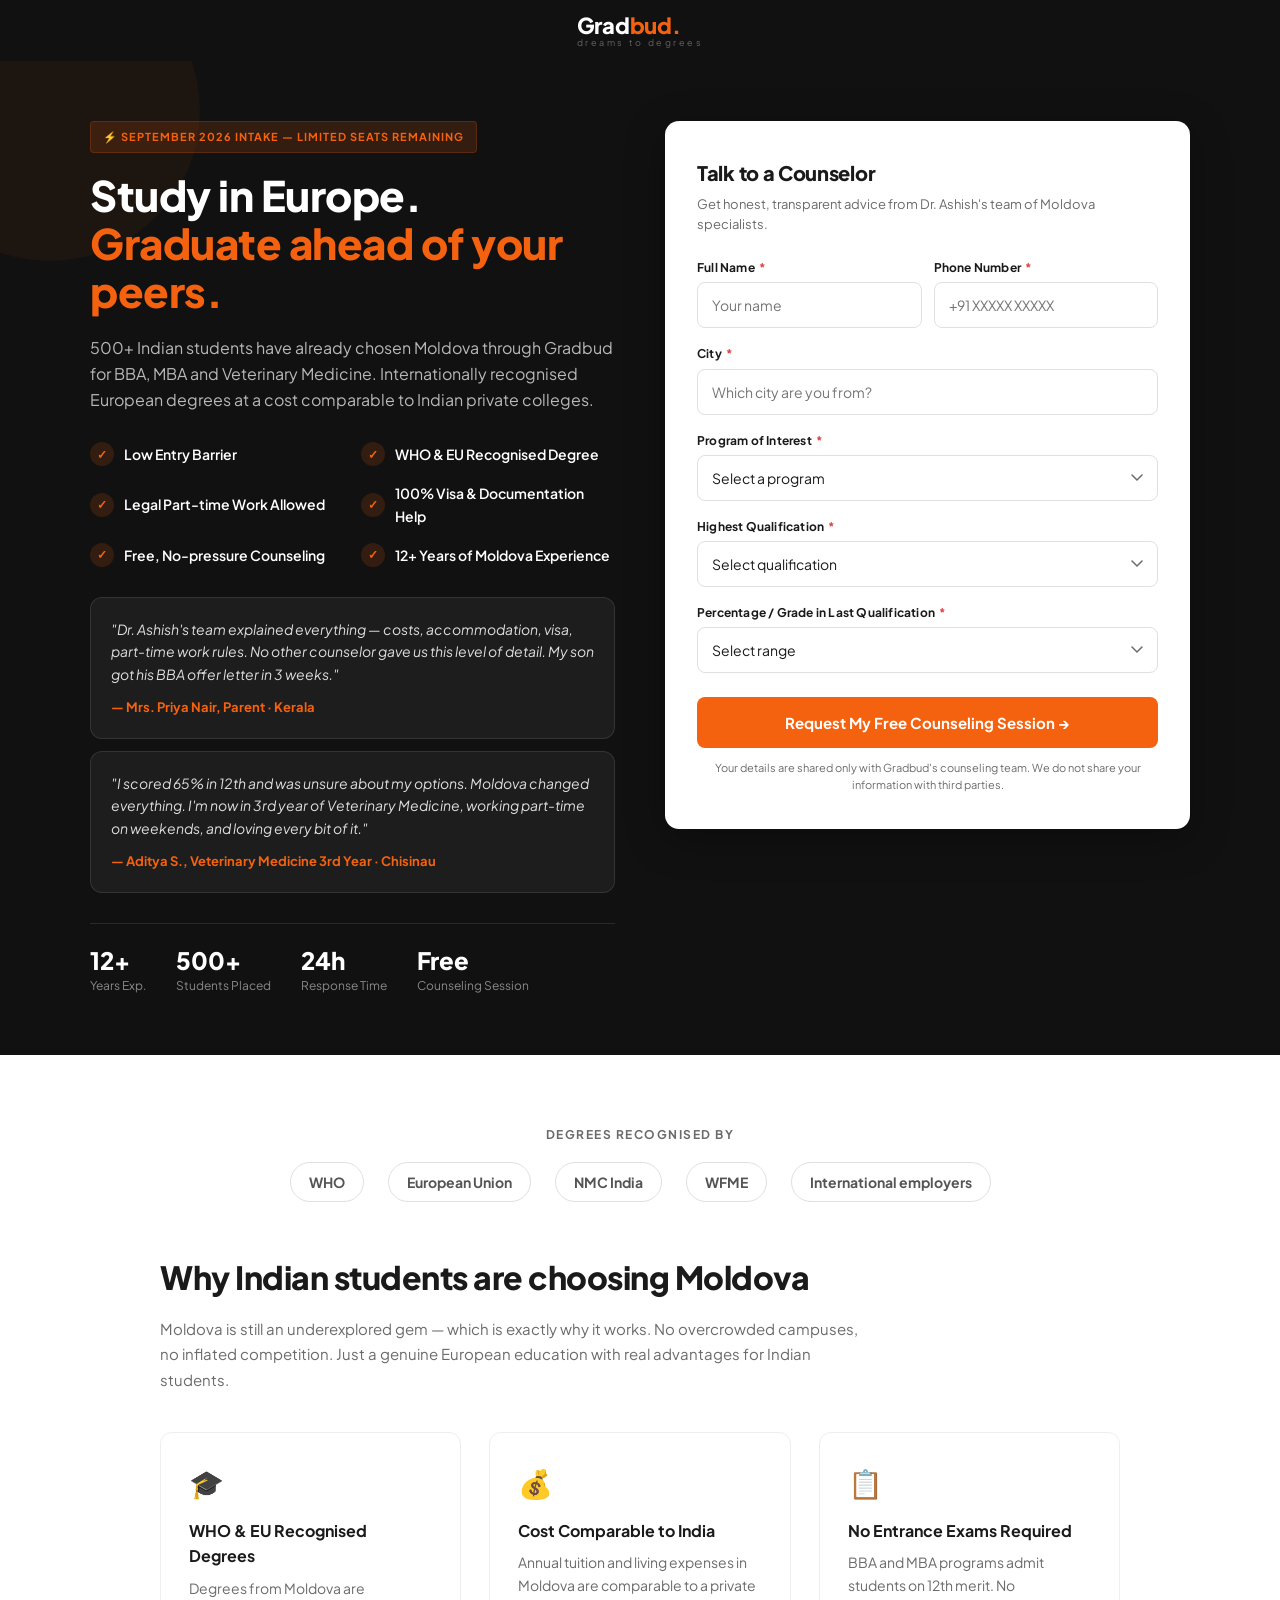
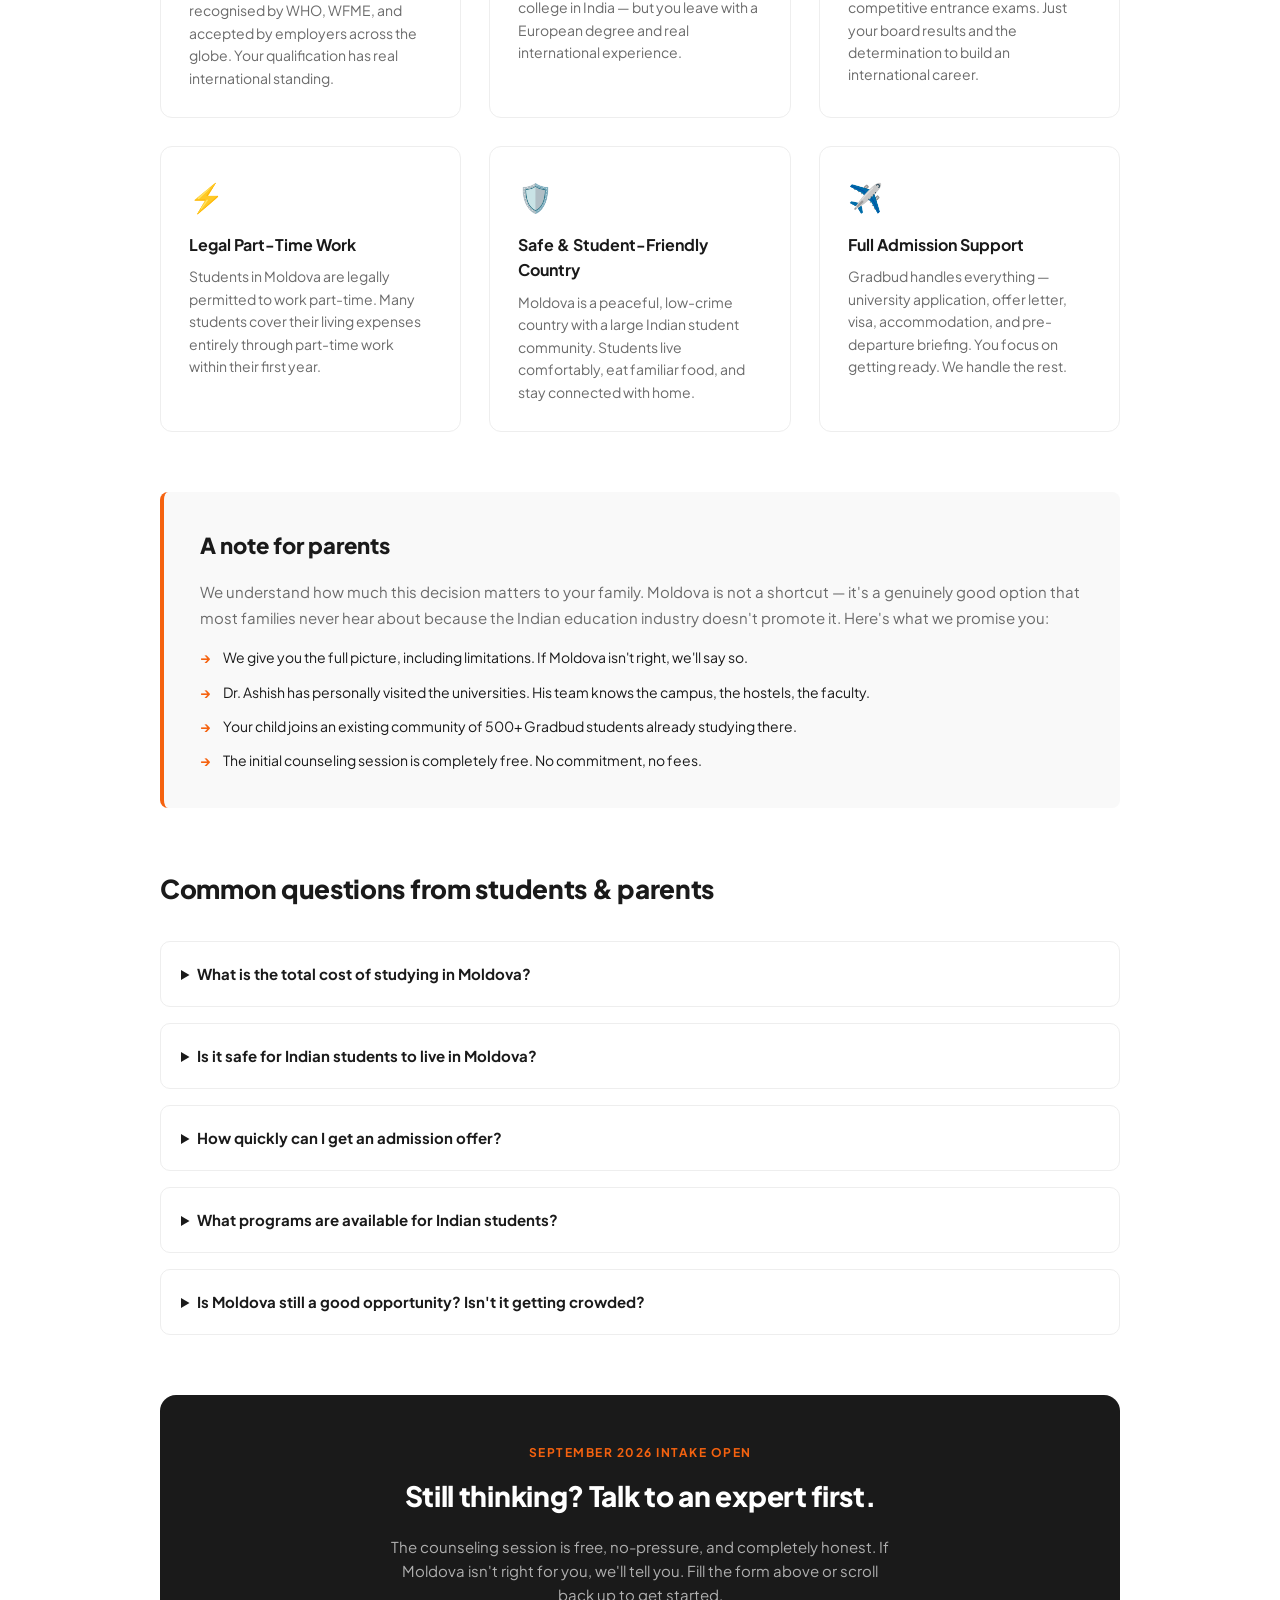
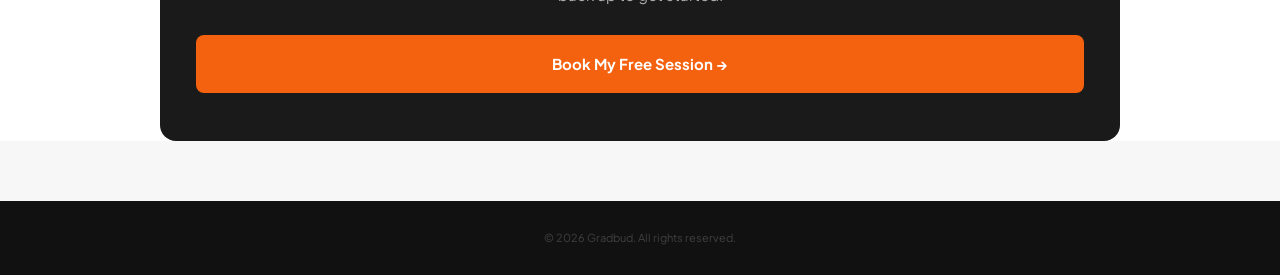
<file: leadform/index.html>
<!DOCTYPE html>
<html lang="en">
<head>
<meta charset="UTF-8">
<meta name="viewport" content="width=device-width, initial-scale=1.0">
<title>Request Counseling — Gradbud</title>
<meta name="description" content="Talk to Dr. Ashish's team about studying BBA, MBA, or Veterinary Medicine in Moldova. Get honest, transparent advice for Indian students.">
<meta name="keywords" content="study in Moldova counseling, BBA in Moldova admission, Gradbud contact, study abroad consultation">
<meta property="og:title" content="Request Free Counseling — Gradbud">
<meta property="og:description" content="Get honest advice on studying in Moldova. European degrees, affordable costs, and part-time work options.">
<meta property="og:type" content="website">
<meta property="og:url" content="https://gradbud.example.com/leadform">
<link href="https://fonts.googleapis.com/css2?family=Plus+Jakarta+Sans:wght@400;500;600;700;800&display=swap" rel="stylesheet">
<link rel="stylesheet" href="/style.css">
<script type="application/ld+json">
{
  "@context": "https://schema.org",
  "@type": "ContactPage",
  "name": "Contact Gradbud Counseling Team",
  "description": "Request a free counseling session to discuss studying in Moldova.",
  "url": "https://gradbud.example.com/leadform"
}
</script>
<style>
  /* Specific styles for lead form landing page */
  .landing-layout {
    display: flex;
    flex-direction: column;
    min-height: 100vh;
  }
  .landing-content {
    flex: 1;
    display: flex;
    align-items: center;
    justify-content: center;
    padding: 60px 20px;
    background: var(--dark);
    position: relative;
    overflow: hidden;
  }
  .landing-content::before {
    content: '';
    position: absolute;
    top: -100px; left: -100px;
    width: 300px; height: 300px;
    background: var(--orange);
    opacity: 0.05;
    border-radius: 50%;
  }
  .landing-grid {
    display: grid;
    grid-template-columns: 1fr;
    gap: 50px;
    max-width: 1100px;
    width: 100%;
    z-index: 1;
  }
  /* Mobile: Form first */
  .landing-text { order: 2; }
  .form-card { order: 1; }

  @media (min-width: 900px) {
    .landing-grid {
      grid-template-columns: 1fr 1fr;
      align-items: flex-start;
    }
    /* Desktop: Text left (1st), Form right (2nd) */
    .landing-text { order: 1; }
    .form-card { order: 2; }
  }
  .landing-text h1 {
    font-weight: 800;
    font-size: 42px;
    line-height: 1.15;
    color: var(--white);
    margin-bottom: 20px;
    letter-spacing: -0.5px;
  }
  .landing-text h1 em {
    font-style: normal;
    color: var(--orange);
  }
  .landing-text p.lead-desc {
    font-size: 16px;
    color: rgba(255,255,255,0.7);
    margin-bottom: 30px;
    line-height: 1.6;
  }
  .landing-trust {
    display: grid;
    grid-template-columns: 1fr 1fr;
    gap: 16px;
    margin-bottom: 30px;
  }
  .trust-point {
    display: flex;
    align-items: center;
    gap: 10px;
    color: var(--white);
    font-size: 14px;
    font-weight: 600;
  }
  .trust-icon {
    width: 24px; height: 24px;
    background: rgba(245,98,15,0.15);
    color: var(--orange);
    border-radius: 50%;
    display: flex;
    align-items: center;
    justify-content: center;
    font-size: 12px;
    flex-shrink: 0;
  }
  .testimonial-box {
    background: rgba(255,255,255,0.05);
    border: 1px solid rgba(255,255,255,0.1);
    border-radius: 12px;
    padding: 20px;
    position: relative;
  }
  .testimonial-quote {
    font-size: 14px;
    color: rgba(255,255,255,0.85);
    font-style: italic;
    line-height: 1.6;
    margin-bottom: 12px;
  }
  .testimonial-author {
    font-size: 13px;
    color: var(--orange);
    font-weight: 700;
  }
  .trust-stats {
    display: flex;
    gap: 30px;
    margin-top: 30px;
    padding-top: 24px;
    border-top: 1px solid rgba(255,255,255,0.1);
  }
  .stat {
    display: flex;
    flex-direction: column;
  }
  .stat-num {
    font-size: 24px;
    font-weight: 800;
    color: var(--white);
    line-height: 1;
    margin-bottom: 4px;
  }
  .stat-label {
    font-size: 12px;
    color: rgba(255,255,255,0.5);
  }
</style>
</head>
<body>

<div class="landing-layout">
  <!-- NAV (No links, just logo) -->
  <nav style="justify-content: center;">
    <div class="logo">
      <span class="logo-text">Grad<span>bud.</span></span>
      <span class="logo-tagline">dreams to degrees</span>
    </div>
  </nav>

  <main>
  <div class="landing-content">
    <div class="landing-grid">
      
      <!-- Copy/Pitch Section -->
      <div class="landing-text">
        <div class="hero-eyebrow">⚡ September 2026 Intake — Limited Seats Remaining</div>
        <h1>Study in Europe. <em>Graduate ahead of your peers.</em></h1>
        <p class="lead-desc">500+ Indian students have already chosen Moldova through Gradbud for BBA, MBA and Veterinary Medicine. Internationally recognised European degrees at a cost comparable to Indian private colleges.</p>
        
        <div class="landing-trust">
          <div class="trust-point"><div class="trust-icon">✓</div> Low Entry Barrier</div>
          <div class="trust-point"><div class="trust-icon">✓</div> WHO &amp; EU Recognised Degree</div>
          <div class="trust-point"><div class="trust-icon">✓</div> Legal Part-time Work Allowed</div>
          <div class="trust-point"><div class="trust-icon">✓</div> 100% Visa &amp; Documentation Help</div>
          <div class="trust-point"><div class="trust-icon">✓</div> Free, No-pressure Counseling</div>
          <div class="trust-point"><div class="trust-icon">✓</div> 12+ Years of Moldova Experience</div>
        </div>

        <div class="testimonial-box" style="margin-top: 24px;">
          <p class="testimonial-quote">"Dr. Ashish's team explained everything — costs, accommodation, visa, part-time work rules. No other counselor gave us this level of detail. My son got his BBA offer letter in 3 weeks."</p>
          <div class="testimonial-author">— Mrs. Priya Nair, Parent · Kerala</div>
        </div>

        <div class="testimonial-box" style="margin-top: 12px;">
          <p class="testimonial-quote">"I scored 65% in 12th and was unsure about my options. Moldova changed everything. I'm now in 3rd year of Veterinary Medicine, working part-time on weekends, and loving every bit of it."</p>
          <div class="testimonial-author">— Aditya S., Veterinary Medicine 3rd Year · Chisinau</div>
        </div>

        <div class="trust-stats">
          <div class="stat">
            <div class="stat-num">12+</div>
            <div class="stat-label">Years Exp.</div>
          </div>
          <div class="stat">
            <div class="stat-num">500+</div>
            <div class="stat-label">Students Placed</div>
          </div>
          <div class="stat">
            <div class="stat-num">24h</div>
            <div class="stat-label">Response Time</div>
          </div>
          <div class="stat">
            <div class="stat-num">Free</div>
            <div class="stat-label">Counseling Session</div>
          </div>
        </div>
      </div>

      <!-- Form Section -->
      <div class="form-card" style="box-shadow: 0 10px 40px rgba(0,0,0,0.3); border: none;">
        <div class="form-title">Talk to a Counselor</div>
        <p class="form-sub">Get honest, transparent advice from Dr. Ashish's team of Moldova specialists.</p>

        <form id="leadForm">
          <div class="form-fields">

            <div class="form-row">
              <div class="form-group">
                <label class="form-label">Full Name <span class="req">*</span></label>
                <input type="text" name="name" placeholder="Your name" required>
              </div>
              <div class="form-group">
                <label class="form-label">Phone Number <span class="req">*</span></label>
                <input type="tel" name="phone" placeholder="+91 XXXXX XXXXX" required>
              </div>
            </div>

            <div class="form-group">
              <label class="form-label">City <span class="req">*</span></label>
              <input type="text" name="city" placeholder="Which city are you from?" required>
            </div>

            <div class="form-group">
              <label class="form-label">Program of Interest <span class="req">*</span></label>
              <select name="program" id="programSelect" required onchange="handleProgramChange(this)">
                <option value="">Select a program</option>
                <option value="BBA in Moldova">BBA in Moldova</option>
                <option value="MBA in Moldova">MBA in Moldova</option>
                <option value="Veterinary Medicine in Moldova">Veterinary Medicine in Moldova</option>
                <option value="MBBS in Moldova">MBBS in Moldova</option>
                <option value="other">Other — I'll specify below</option>
              </select>
              <div class="other-course-field" id="otherCourseField">
                <input type="text" name="other_program" placeholder="Please specify course and country">
              </div>
            </div>

            <div class="form-group">
              <label class="form-label">Highest Qualification <span class="req">*</span></label>
              <select name="qualification" required>
                <option value="">Select qualification</option>
                <option value="10th">10th (SSLC)</option>
                <option value="12th">12th (Plus Two / HSE)</option>
                <option value="diploma">Diploma</option>
                <option value="degree">Degree (Undergraduate)</option>
                <option value="postgraduate">Postgraduate</option>
                <option value="other">Other</option>
              </select>
            </div>

            <div class="form-group">
              <label class="form-label">Percentage / Grade in Last Qualification <span class="req">*</span></label>
              <select name="marks" required>
                <option value="">Select range</option>
                <option value="90+">90% and above</option>
                <option value="80-90">80% – 90%</option>
                <option value="70-80">70% – 80%</option>
                <option value="60-70">60% – 70%</option>
                <option value="below-60">Below 60%</option>
                <option value="not-complete">Still studying — results not yet complete</option>
              </select>
            </div>

            <button type="submit" class="submit-btn">Request My Free Counseling Session →</button>
            <p class="form-privacy">Your details are shared only with Gradbud's counseling team. We do not share your information with third parties.</p>
          </div>
        </form>
      </div>

    </div>
  </div>

  <!-- TRUST CONTENT SECTION -->
  <section style="background: var(--white); padding: 70px 20px 0;">
    <div style="max-width: 960px; margin: 0 auto;">

      <!-- Recognitions bar -->
      <div style="text-align: center; margin-bottom: 50px;">
        <p style="font-size: 12px; font-weight: 700; letter-spacing: 1.5px; color: var(--muted); text-transform: uppercase; margin-bottom: 18px;">Degrees Recognised By</p>
        <div style="display: flex; flex-wrap: wrap; justify-content: center; gap: 24px; align-items: center;">
          <span style="font-size: 14px; font-weight: 700; color: #555; padding: 8px 18px; border: 1.5px solid #e0e0e0; border-radius: 30px;">WHO</span>
          <span style="font-size: 14px; font-weight: 700; color: #555; padding: 8px 18px; border: 1.5px solid #e0e0e0; border-radius: 30px;">European Union</span>
          <span style="font-size: 14px; font-weight: 700; color: #555; padding: 8px 18px; border: 1.5px solid #e0e0e0; border-radius: 30px;">NMC India</span>
          <span style="font-size: 14px; font-weight: 700; color: #555; padding: 8px 18px; border: 1.5px solid #e0e0e0; border-radius: 30px;">WFME</span>
          <span style="font-size: 14px; font-weight: 700; color: #555; padding: 8px 18px; border: 1.5px solid #e0e0e0; border-radius: 30px;">International employers</span>
        </div>
      </div>

      <!-- Why Moldova grid -->
      <h2 style="font-weight: 800; font-size: 32px; color: var(--black); margin-bottom: 12px; letter-spacing: -0.5px;">Why Indian students are choosing Moldova</h2>
      <p style="font-size: 15px; color: var(--muted); line-height: 1.7; margin-bottom: 40px; max-width: 700px;">Moldova is still an underexplored gem — which is exactly why it works. No overcrowded campuses, no inflated competition. Just a genuine European education with real advantages for Indian students.</p>

      <div style="display: grid; grid-template-columns: repeat(auto-fit, minmax(260px, 1fr)); gap: 28px; margin-bottom: 60px;">
        <div style="padding: 28px; border: 1.5px solid #eee; border-radius: 12px;">
          <div style="font-size: 28px; margin-bottom: 12px;">🎓</div>
          <h3 style="font-size: 16px; font-weight: 700; color: var(--black); margin-bottom: 8px;">WHO &amp; EU Recognised Degrees</h3>
          <p style="font-size: 14px; color: var(--muted); line-height: 1.6;">Degrees from Moldova are recognised by WHO, WFME, and accepted by employers across the globe. Your qualification has real international standing.</p>
        </div>
        <div style="padding: 28px; border: 1.5px solid #eee; border-radius: 12px;">
          <div style="font-size: 28px; margin-bottom: 12px;">💰</div>
          <h3 style="font-size: 16px; font-weight: 700; color: var(--black); margin-bottom: 8px;">Cost Comparable to India</h3>
          <p style="font-size: 14px; color: var(--muted); line-height: 1.6;">Annual tuition and living expenses in Moldova are comparable to a private college in India — but you leave with a European degree and real international experience.</p>
        </div>
        <div style="padding: 28px; border: 1.5px solid #eee; border-radius: 12px;">
          <div style="font-size: 28px; margin-bottom: 12px;">📋</div>
          <h3 style="font-size: 16px; font-weight: 700; color: var(--black); margin-bottom: 8px;">No Entrance Exams Required</h3>
          <p style="font-size: 14px; color: var(--muted); line-height: 1.6;">BBA and MBA programs admit students on 12th merit. No competitive entrance exams. Just your board results and the determination to build an international career.</p>
        </div>
        <div style="padding: 28px; border: 1.5px solid #eee; border-radius: 12px;">
          <div style="font-size: 28px; margin-bottom: 12px;">⚡</div>
          <h3 style="font-size: 16px; font-weight: 700; color: var(--black); margin-bottom: 8px;">Legal Part-Time Work</h3>
          <p style="font-size: 14px; color: var(--muted); line-height: 1.6;">Students in Moldova are legally permitted to work part-time. Many students cover their living expenses entirely through part-time work within their first year.</p>
        </div>
        <div style="padding: 28px; border: 1.5px solid #eee; border-radius: 12px;">
          <div style="font-size: 28px; margin-bottom: 12px;">🛡️</div>
          <h3 style="font-size: 16px; font-weight: 700; color: var(--black); margin-bottom: 8px;">Safe &amp; Student-Friendly Country</h3>
          <p style="font-size: 14px; color: var(--muted); line-height: 1.6;">Moldova is a peaceful, low-crime country with a large Indian student community. Students live comfortably, eat familiar food, and stay connected with home.</p>
        </div>
        <div style="padding: 28px; border: 1.5px solid #eee; border-radius: 12px;">
          <div style="font-size: 28px; margin-bottom: 12px;">✈️</div>
          <h3 style="font-size: 16px; font-weight: 700; color: var(--black); margin-bottom: 8px;">Full Admission Support</h3>
          <p style="font-size: 14px; color: var(--muted); line-height: 1.6;">Gradbud handles everything — university application, offer letter, visa, accommodation, and pre-departure briefing. You focus on getting ready. We handle the rest.</p>
        </div>
      </div>

      <!-- For Parents section -->
      <div style="background: #f9f9f9; border-left: 4px solid var(--orange); border-radius: 8px; padding: 36px; margin-bottom: 60px;">
        <h2 style="font-size: 22px; font-weight: 800; color: var(--black); margin-bottom: 16px;">A note for parents</h2>
        <p style="font-size: 15px; color: var(--muted); line-height: 1.7; margin-bottom: 16px;">We understand how much this decision matters to your family. Moldova is not a shortcut — it's a genuinely good option that most families never hear about because the Indian education industry doesn't promote it. Here's what we promise you:</p>
        <ul style="list-style: none; padding: 0; display: flex; flex-direction: column; gap: 12px;">
          <li style="display: flex; gap: 12px; font-size: 14px; color: var(--black); align-items: flex-start;"><span style="color: var(--orange); font-weight: 700; flex-shrink: 0;">→</span>We give you the full picture, including limitations. If Moldova isn't right, we'll say so.</li>
          <li style="display: flex; gap: 12px; font-size: 14px; color: var(--black); align-items: flex-start;"><span style="color: var(--orange); font-weight: 700; flex-shrink: 0;">→</span>Dr. Ashish has personally visited the universities. His team knows the campus, the hostels, the faculty.</li>
          <li style="display: flex; gap: 12px; font-size: 14px; color: var(--black); align-items: flex-start;"><span style="color: var(--orange); font-weight: 700; flex-shrink: 0;">→</span>Your child joins an existing community of 500+ Gradbud students already studying there.</li>
          <li style="display: flex; gap: 12px; font-size: 14px; color: var(--black); align-items: flex-start;"><span style="color: var(--orange); font-weight: 700; flex-shrink: 0;">→</span>The initial counseling session is completely free. No commitment, no fees.</li>
        </ul>
      </div>

      <!-- FAQ section -->
      <h2 style="font-size: 26px; font-weight: 800; color: var(--black); margin-bottom: 32px; letter-spacing: -0.3px;">Common questions from students &amp; parents</h2>
      <div style="display: flex; flex-direction: column; gap: 16px; margin-bottom: 60px;">
        <details style="border: 1.5px solid #eee; border-radius: 10px; padding: 20px;">
          <summary style="font-size: 15px; font-weight: 700; color: var(--black); cursor: pointer;">What is the total cost of studying in Moldova?</summary>
          <p style="margin-top: 14px; font-size: 14px; color: var(--muted); line-height: 1.6;">Total costs (tuition + accommodation + living) typically range from ₹5–8 lakhs per year depending on the program. This is comparable to — and often lower than — private colleges in India, with the added benefit of a European degree and international exposure.</p>
        </details>
        <details style="border: 1.5px solid #eee; border-radius: 10px; padding: 20px;">
          <summary style="font-size: 15px; font-weight: 700; color: var(--black); cursor: pointer;">Is it safe for Indian students to live in Moldova?</summary>
          <p style="margin-top: 14px; font-size: 14px; color: var(--muted); line-height: 1.6;">Moldova is consistently ranked as one of the safer Eastern European countries. There is a well-established Indian student community, and most students find the local population welcoming and friendly.</p>
        </details>
        <details style="border: 1.5px solid #eee; border-radius: 10px; padding: 20px;">
          <summary style="font-size: 15px; font-weight: 700; color: var(--black); cursor: pointer;">How quickly can I get an admission offer?</summary>
          <p style="margin-top: 14px; font-size: 14px; color: var(--muted); line-height: 1.6;">Once your documents are in order, offer letters from Moldovan universities are typically issued within 2–4 weeks. The visa process begins after that and usually takes another 4–6 weeks.</p>
        </details>
        <details style="border: 1.5px solid #eee; border-radius: 10px; padding: 20px;">
          <summary style="font-size: 15px; font-weight: 700; color: var(--black); cursor: pointer;">What programs are available for Indian students?</summary>
          <p style="margin-top: 14px; font-size: 14px; color: var(--muted); line-height: 1.6;">Gradbud currently places students in BBA, MBA, and Veterinary Medicine programs in Moldova. All programs are offered at internationally recognised European universities with English-medium instruction.</p>
        </details>
        <details style="border: 1.5px solid #eee; border-radius: 10px; padding: 20px;">
          <summary style="font-size: 15px; font-weight: 700; color: var(--black); cursor: pointer;">Is Moldova still a good opportunity? Isn't it getting crowded?</summary>
          <p style="margin-top: 14px; font-size: 14px; color: var(--muted); line-height: 1.6;">That's exactly the point. Moldova is still relatively undiscovered compared to other study destinations, which means less competition, better student-to-faculty ratios, and a calmer campus environment. Gradbud's counselors can give you an honest current picture.</p>
        </details>
      </div>

      <!-- Second CTA strip -->
      <div style="background: var(--black); border-radius: 16px; padding: 48px 36px; text-align: center; margin-bottom: 60px;">
        <p style="font-size: 12px; font-weight: 700; letter-spacing: 1.5px; color: var(--orange); text-transform: uppercase; margin-bottom: 12px;">September 2026 Intake Open</p>
        <h2 style="font-size: 28px; font-weight: 800; color: var(--white); margin-bottom: 16px; letter-spacing: -0.3px;">Still thinking? Talk to an expert first.</h2>
        <p style="font-size: 15px; color: rgba(255,255,255,0.65); margin-bottom: 28px; max-width: 500px; margin-left: auto; margin-right: auto;">The counseling session is free, no-pressure, and completely honest. If Moldova isn't right for you, we'll tell you. Fill the form above or scroll back up to get started.</p>
        <a href="#" onclick="window.scrollTo({top:0,behavior:'smooth'}); return false;" class="btn-primary" style="display: inline-block;">Book My Free Session →</a>
      </div>

    </div>
  </section>
  </main>

  <!-- FOOTER -->
  <footer>
    <div class="footer-copy">© 2026 Gradbud. All rights reserved.</div>
  </footer>
</div>

<script>
  function handleProgramChange(select) {
    const otherField = document.getElementById('otherCourseField');
    if (select.value === 'other') {
      otherField.classList.add('visible');
      otherField.querySelector('input').required = true;
    } else {
      otherField.classList.remove('visible');
      otherField.querySelector('input').required = false;
    }
  }

  document.getElementById('leadForm').addEventListener('submit', async function(e) {
    e.preventDefault();
    const form = e.target;
    const data = new FormData(form);
    const btn = form.querySelector('.submit-btn');
    btn.textContent = 'Sending...';
    btn.disabled = true;

    try {
      const crmPayload = {
        full_name: data.get('name'),
        phone: data.get('phone'),
        email: data.get('email') || '',
        desired_course: data.get('program') === 'other' ? data.get('other_program') : data.get('program'),
        desired_country: 'Moldova',
        source: 'website',
        form_name: 'Lead Form - Landing Page',
        page_url: window.location.href,
        utm_source: new URLSearchParams(location.search).get('utm_source'),
        utm_medium: new URLSearchParams(location.search).get('utm_medium'),
        utm_campaign: new URLSearchParams(location.search).get('utm_campaign')
      };

      const response = await fetch('/api/submit-lead', {
        method: 'POST',
        headers: {
          'Content-Type': 'application/json'
        },
        body: JSON.stringify(crmPayload)
      });

      if (response.ok) {
        // Redirect to thank you page on success (clean URL)
        window.location.href = '/thankyou';
      } else {
        btn.textContent = 'Request My Free Counseling Session →';
        btn.disabled = false;
        alert('Something went wrong. Please try again.');
      }
    } catch (error) {
      btn.textContent = 'Request My Free Counseling Session →';
      btn.disabled = false;
      alert('Something went wrong. Please try again.');
    }
  });
</script>

</body>
</html>
</file>
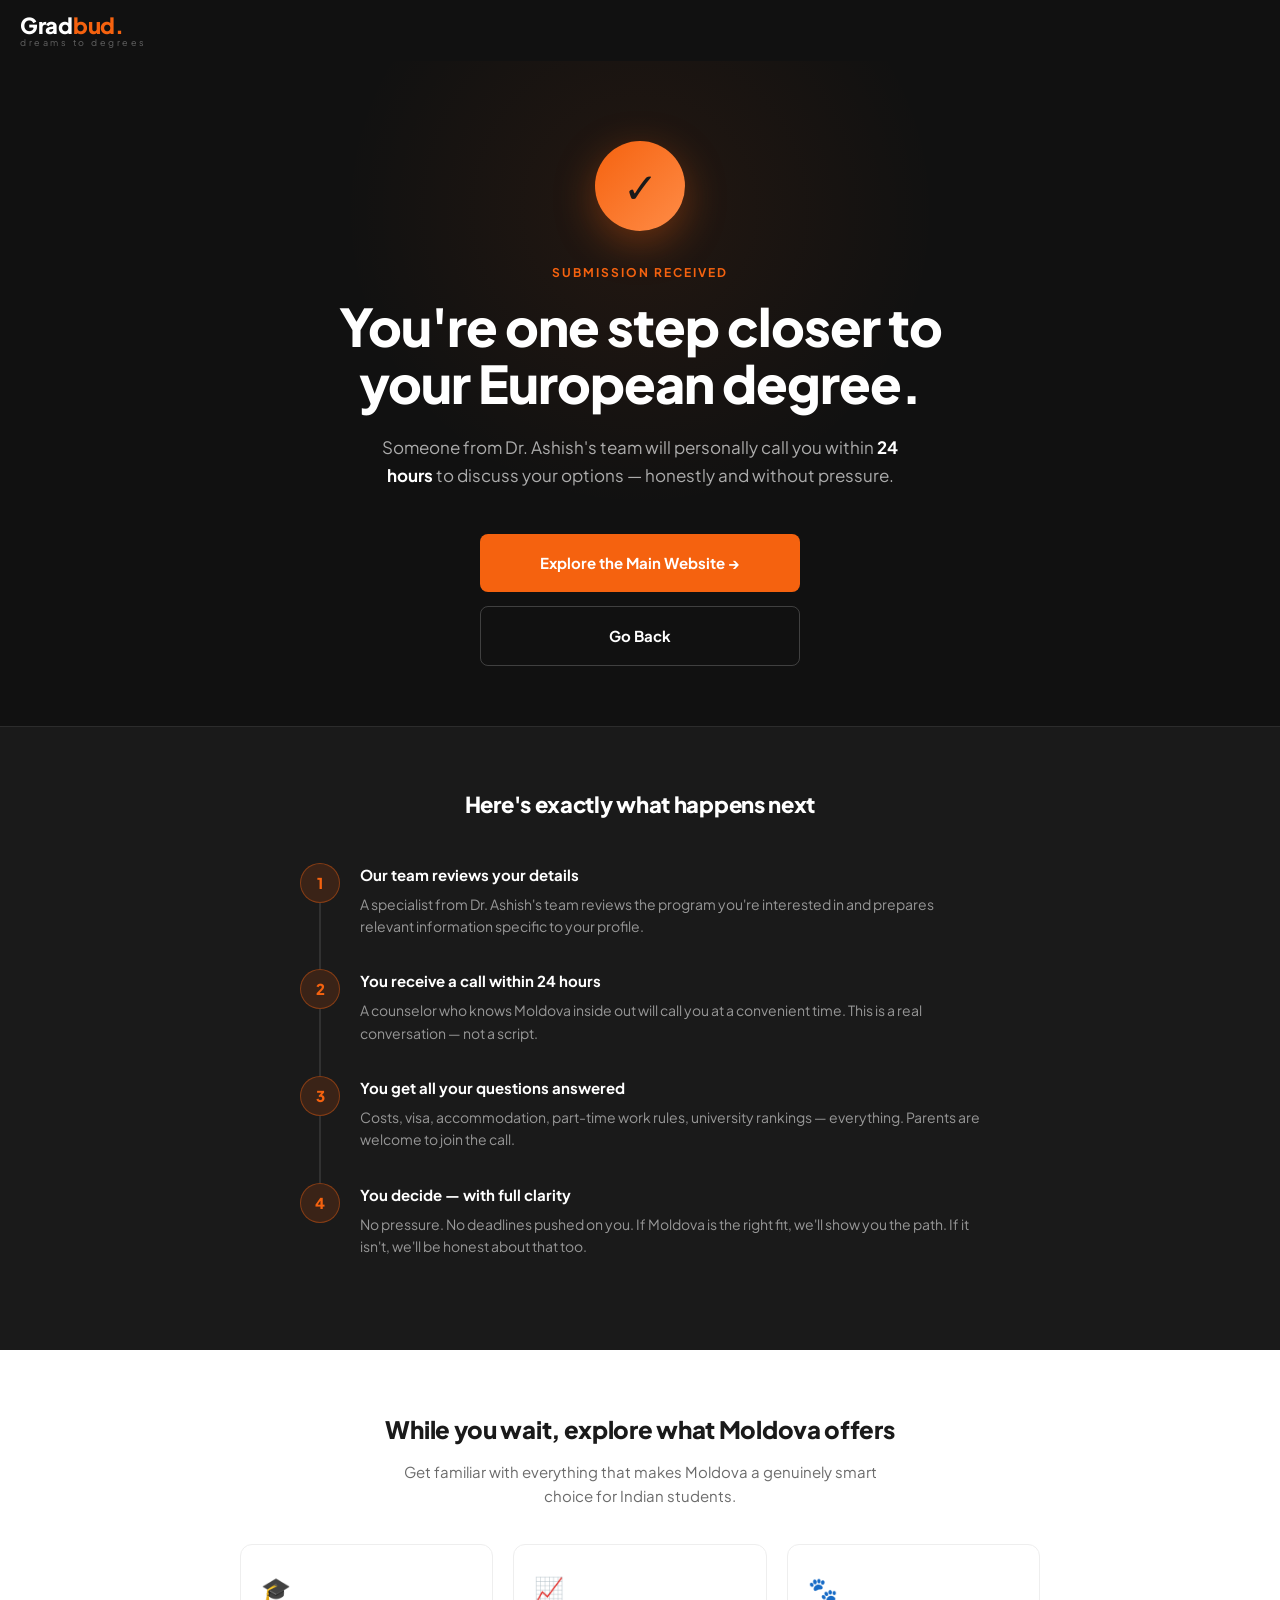
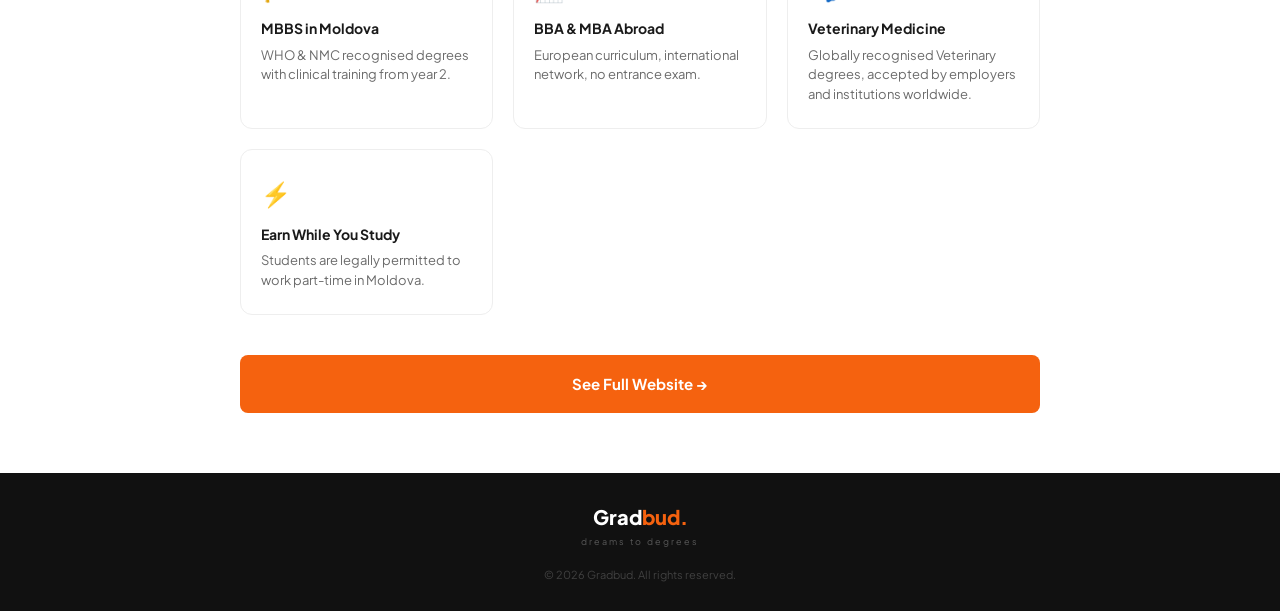
<file: thankyou/index.html>
<!DOCTYPE html>
<html lang="en">
<head>
<meta charset="UTF-8">
<meta name="viewport" content="width=device-width, initial-scale=1.0">
<title>Thank You — Gradbud</title>
<meta name="robots" content="noindex, nofollow">
<link href="https://fonts.googleapis.com/css2?family=Plus+Jakarta+Sans:wght@400;500;600;700;800&display=swap" rel="stylesheet">
<link rel="stylesheet" href="/style.css">
<style>
  @keyframes checkPop {
    0% { transform: scale(0.4) rotate(-10deg); opacity: 0; }
    60% { transform: scale(1.15) rotate(3deg); opacity: 1; }
    100% { transform: scale(1) rotate(0deg); opacity: 1; }
  }
  @keyframes fadeUp {
    from { opacity: 0; transform: translateY(24px); }
    to   { opacity: 1; transform: translateY(0); }
  }
  .thankyou-wrapper {
    display: flex;
    flex-direction: column;
    min-height: 100vh;
    background: var(--dark);
  }
  .ty-hero {
    flex: 1;
    display: flex;
    flex-direction: column;
    align-items: center;
    justify-content: center;
    text-align: center;
    padding: 80px 20px 60px;
    position: relative;
    overflow: hidden;
  }
  .ty-hero::before {
    content: '';
    position: absolute;
    top: -150px; left: 50%;
    transform: translateX(-50%);
    width: 600px; height: 600px;
    background: radial-gradient(circle, rgba(245,98,15,0.08) 0%, transparent 70%);
    pointer-events: none;
  }
  .ty-check {
    width: 90px; height: 90px;
    background: linear-gradient(135deg, #F5620F, #ff8c47);
    border-radius: 50%;
    display: flex;
    align-items: center;
    justify-content: center;
    font-size: 42px;
    margin-bottom: 32px;
    animation: checkPop 0.6s cubic-bezier(0.34, 1.56, 0.64, 1) both;
    box-shadow: 0 12px 40px rgba(245,98,15,0.35);
  }
  .ty-eyebrow {
    font-size: 12px;
    font-weight: 700;
    letter-spacing: 2px;
    text-transform: uppercase;
    color: var(--orange);
    margin-bottom: 16px;
    animation: fadeUp 0.5s 0.2s ease both;
  }
  .ty-hero h1 {
    font-weight: 800;
    font-size: clamp(32px, 6vw, 52px);
    line-height: 1.1;
    color: var(--white);
    margin-bottom: 20px;
    letter-spacing: -1px;
    animation: fadeUp 0.5s 0.3s ease both;
    max-width: 640px;
  }
  .ty-hero p {
    font-size: 17px;
    color: rgba(255,255,255,0.65);
    line-height: 1.7;
    max-width: 520px;
    margin-bottom: 44px;
    animation: fadeUp 0.5s 0.4s ease both;
  }
  .ty-actions {
    display: flex;
    flex-direction: column;
    gap: 14px;
    align-items: center;
    width: 100%;
    animation: fadeUp 0.5s 0.5s ease both;
  }
  .ty-actions a {
    max-width: 320px;
    width: 100%;
  }
  .btn-secondary {
    display: inline-block;
    background: transparent;
    color: var(--white);
    font-weight: 700;
    font-size: 15px;
    padding: 17px 32px;
    border-radius: 8px;
    text-align: center;
    text-decoration: none;
    border: 1.5px solid rgba(255,255,255,0.2);
    transition: all 0.2s;
  }
  .btn-secondary:hover {
    border-color: var(--white);
    background: rgba(255,255,255,0.06);
  }
  /* What happens next timeline */
  .ty-next {
    background: rgba(255,255,255,0.04);
    border-top: 1px solid rgba(255,255,255,0.08);
    padding: 60px 20px;
    animation: fadeUp 0.5s 0.6s ease both;
  }
  .ty-next-inner {
    max-width: 680px;
    margin: 0 auto;
    text-align: center;
  }
  .ty-next h2 {
    font-size: 22px;
    font-weight: 800;
    color: var(--white);
    margin-bottom: 40px;
    letter-spacing: -0.3px;
  }
  .ty-steps {
    display: flex;
    flex-direction: column;
    gap: 0;
    text-align: left;
  }
  .ty-step {
    display: flex;
    gap: 20px;
    align-items: flex-start;
    padding-bottom: 32px;
    position: relative;
  }
  .ty-step:not(:last-child)::after {
    content: '';
    position: absolute;
    left: 19px;
    top: 40px;
    bottom: 0;
    width: 2px;
    background: rgba(255,255,255,0.1);
  }
  .ty-step-num {
    width: 40px;
    height: 40px;
    border-radius: 50%;
    background: rgba(245,98,15,0.15);
    border: 1.5px solid rgba(245,98,15,0.4);
    color: var(--orange);
    font-weight: 800;
    font-size: 15px;
    display: flex;
    align-items: center;
    justify-content: center;
    flex-shrink: 0;
  }
  .ty-step-title {
    font-size: 15px;
    font-weight: 700;
    color: var(--white);
    margin-bottom: 6px;
  }
  .ty-step-desc {
    font-size: 14px;
    color: rgba(255,255,255,0.55);
    line-height: 1.6;
  }
  /* Explore section */
  .ty-explore {
    background: var(--white);
    padding: 60px 20px;
  }
  .ty-explore-inner {
    max-width: 800px;
    margin: 0 auto;
    text-align: center;
  }
  .ty-explore h2 {
    font-size: 24px;
    font-weight: 800;
    color: var(--black);
    margin-bottom: 12px;
    letter-spacing: -0.3px;
  }
  .ty-explore p {
    font-size: 15px;
    color: var(--muted);
    line-height: 1.6;
    margin-bottom: 36px;
    max-width: 520px;
    margin-left: auto;
    margin-right: auto;
  }
  .ty-cards {
    display: grid;
    grid-template-columns: repeat(auto-fit, minmax(200px, 1fr));
    gap: 20px;
    margin-bottom: 40px;
  }
  .ty-card {
    border: 1.5px solid #eee;
    border-radius: 12px;
    padding: 24px 20px;
    text-align: left;
    transition: all 0.3s ease;
  }
  .ty-card:hover {
    border-color: rgba(245,98,15,0.4);
    box-shadow: 0 8px 24px rgba(0,0,0,0.07);
    transform: translateY(-3px);
  }
  .ty-card-icon { font-size: 24px; margin-bottom: 10px; }
  .ty-card-title { font-size: 14px; font-weight: 700; color: var(--black); margin-bottom: 6px; }
  .ty-card-desc { font-size: 13px; color: var(--muted); line-height: 1.5; }
</style>
</head>
<body>

<div class="thankyou-wrapper">
  <!-- NAV -->
  <nav>
    <div class="logo">
      <span class="logo-text">Grad<span>bud.</span></span>
      <span class="logo-tagline">dreams to degrees</span>
    </div>
  </nav>

  <main>

  <!-- HERO -->
  <div class="ty-hero">
    <div class="ty-check">✓</div>
    <div class="ty-eyebrow">Submission Received</div>
    <h1>You're one step closer to your European degree.</h1>
    <p>Someone from Dr. Ashish's team will personally call you within <strong style="color: var(--white);">24 hours</strong> to discuss your options — honestly and without pressure.</p>
    <div class="ty-actions">
      <a href="/" class="btn-primary">Explore the Main Website →</a>
      <a href="javascript:history.back()" class="btn-secondary">Go Back</a>
    </div>
  </div>

  <!-- WHAT HAPPENS NEXT -->
  <div class="ty-next">
    <div class="ty-next-inner">
      <h2>Here's exactly what happens next</h2>
      <div class="ty-steps">
        <div class="ty-step">
          <div class="ty-step-num">1</div>
          <div>
            <div class="ty-step-title">Our team reviews your details</div>
            <div class="ty-step-desc">A specialist from Dr. Ashish's team reviews the program you're interested in and prepares relevant information specific to your profile.</div>
          </div>
        </div>
        <div class="ty-step">
          <div class="ty-step-num">2</div>
          <div>
            <div class="ty-step-title">You receive a call within 24 hours</div>
            <div class="ty-step-desc">A counselor who knows Moldova inside out will call you at a convenient time. This is a real conversation — not a script.</div>
          </div>
        </div>
        <div class="ty-step">
          <div class="ty-step-num">3</div>
          <div>
            <div class="ty-step-title">You get all your questions answered</div>
            <div class="ty-step-desc">Costs, visa, accommodation, part-time work rules, university rankings — everything. Parents are welcome to join the call.</div>
          </div>
        </div>
        <div class="ty-step">
          <div class="ty-step-num">4</div>
          <div>
            <div class="ty-step-title">You decide — with full clarity</div>
            <div class="ty-step-desc">No pressure. No deadlines pushed on you. If Moldova is the right fit, we'll show you the path. If it isn't, we'll be honest about that too.</div>
          </div>
        </div>
      </div>
    </div>
  </div>

  <!-- EXPLORE MORE -->
  <div class="ty-explore">
    <div class="ty-explore-inner">
      <h2>While you wait, explore what Moldova offers</h2>
      <p>Get familiar with everything that makes Moldova a genuinely smart choice for Indian students.</p>
      <div class="ty-cards">
        <div class="ty-card">
          <div class="ty-card-icon">🎓</div>
          <div class="ty-card-title">MBBS in Moldova</div>
          <div class="ty-card-desc">WHO & NMC recognised degrees with clinical training from year 2.</div>
        </div>
        <div class="ty-card">
          <div class="ty-card-icon">📈</div>
          <div class="ty-card-title">BBA & MBA Abroad</div>
          <div class="ty-card-desc">European curriculum, international network, no entrance exam.</div>
        </div>
        <div class="ty-card">
          <div class="ty-card-icon">🐾</div>
          <div class="ty-card-title">Veterinary Medicine</div>
          <div class="ty-card-desc">Globally recognised Veterinary degrees, accepted by employers and institutions worldwide.</div>
        </div>
        <div class="ty-card">
          <div class="ty-card-icon">⚡</div>
          <div class="ty-card-title">Earn While You Study</div>
          <div class="ty-card-desc">Students are legally permitted to work part-time in Moldova.</div>
        </div>
      </div>
      <a href="/" class="btn-primary" style="display: inline-block;">See Full Website →</a>
    </div>
  </div>

  </main>

  <!-- FOOTER -->
  <footer>
    <div class="footer-logo">Grad<span>bud.</span></div>
    <div class="footer-tagline">dreams to degrees</div>
    <div class="footer-copy">© 2026 Gradbud. All rights reserved.</div>
  </footer>
</div>

</body>
</html>
</file>
<file: style.css>
*, *::before, *::after { box-sizing: border-box; margin: 0; padding: 0; }

:root {
  --black: #1A1A1A;
  --dark: #111111;
  --orange: #F5620F;
  --white: #FFFFFF;
  --off-white: #F7F7F7;
  --muted: #6B6B6B;
  --border: #E0E0E0;
  --error: #E53E3E;
}

html { scroll-behavior: smooth; scroll-padding-top: 70px; }

body {
  font-family: 'Plus Jakarta Sans', sans-serif;
  background: var(--off-white);
  color: var(--black);
  font-size: 16px;
  line-height: 1.6;
  -webkit-font-smoothing: antialiased;
  overflow-x: hidden;
}

/* NAV */
nav {
  background: var(--dark);
  padding: 14px 20px;
  display: flex;
  align-items: center;
  justify-content: space-between;
  position: sticky;
  top: 0;
  z-index: 100;
}

.logo { line-height: 1; }

.logo-text {
  font-weight: 800;
  font-size: 22px;
  color: var(--white);
  letter-spacing: -0.3px;
  display: block;
}

.logo-text span { color: var(--orange); }

.logo-tagline {
  font-size: 9px;
  letter-spacing: 2.5px;
  color: rgba(255,255,255,0.35);
  text-transform: lowercase;
  display: block;
  margin-top: 2px;
}

.nav-cta {
  background: var(--orange);
  color: var(--white);
  font-weight: 700;
  font-size: 13px;
  padding: 10px 16px;
  border-radius: 6px;
  text-decoration: none;
  white-space: nowrap;
  flex-shrink: 0;
  transition: all 0.3s ease;
}

.nav-cta:hover {
  background: #e05508;
  transform: translateY(-1px);
  box-shadow: 0 4px 12px rgba(245,98,15,0.25);
}

/* HERO */
.hero {
  background: var(--dark);
  padding: 40px 20px 52px;
  position: relative;
  overflow: hidden;
}

.hero::before {
  content: '';
  position: absolute;
  top: -60px; right: -60px;
  width: 240px; height: 240px;
  background: var(--orange);
  opacity: 0.05;
  border-radius: 50%;
}

.hero-eyebrow {
  display: inline-block;
  background: rgba(245,98,15,0.15);
  color: var(--orange);
  font-size: 11px;
  font-weight: 700;
  letter-spacing: 1px;
  text-transform: uppercase;
  padding: 6px 12px;
  border-radius: 4px;
  margin-bottom: 18px;
  border: 1px solid rgba(245,98,15,0.2);
}

.hero h1 {
  font-weight: 800;
  font-size: 30px;
  line-height: 1.15;
  color: var(--white);
  margin-bottom: 16px;
  letter-spacing: -0.5px;
}

.hero h1 em {
  font-style: normal;
  color: var(--orange);
}

.hero-sub {
  font-size: 15px;
  color: rgba(255,255,255,0.65);
  margin-bottom: 32px;
  line-height: 1.7;
}

.btn-primary {
  display: block;
  width: 100%;
  background: var(--orange);
  color: var(--white);
  font-weight: 700;
  font-size: 15px;
  padding: 17px 24px;
  border-radius: 8px;
  text-align: center;
  text-decoration: none;
  border: none;
  cursor: pointer;
  font-family: 'Plus Jakarta Sans', sans-serif;
  transition: all 0.3s ease;
}

.btn-primary:hover {
  background: #e05508;
  transform: translateY(-2px);
  box-shadow: 0 6px 16px rgba(245,98,15,0.3);
}

/* TRUST BAR */
.trust-bar {
  background: #1e1e1e;
  padding: 14px 20px;
  display: flex;
  flex-wrap: wrap;
  gap: 10px 16px;
  justify-content: center;
  border-top: 1px solid rgba(255,255,255,0.06);
}

.trust-item {
  color: rgba(255,255,255,0.75);
  font-size: 12px;
  font-weight: 500;
  display: flex;
  align-items: center;
  gap: 6px;
}

.trust-dot {
  width: 5px; height: 5px;
  border-radius: 50%;
  background: var(--orange);
  flex-shrink: 0;
}

/* SECTIONS */
.section { padding: 44px 20px; }

.section-label {
  font-size: 11px;
  font-weight: 700;
  letter-spacing: 1.5px;
  text-transform: uppercase;
  color: var(--orange);
  margin-bottom: 10px;
}

.section-title {
  font-weight: 800;
  font-size: 22px;
  line-height: 1.25;
  color: var(--black);
  margin-bottom: 8px;
  letter-spacing: -0.3px;
}

.section-sub {
  font-size: 14px;
  color: var(--muted);
  margin-bottom: 24px;
  line-height: 1.65;
}

/* HIGHLIGHTS */
.highlights-grid {
  display: flex;
  flex-direction: column;
  gap: 10px;
}

.highlight-card {
  background: var(--white);
  border: 1px solid var(--border);
  border-radius: 10px;
  padding: 18px;
  display: flex;
  gap: 14px;
  align-items: flex-start;
  transition: all 0.3s ease;
}

.highlight-card:hover {
  transform: translateY(-4px);
  box-shadow: 0 12px 24px rgba(0,0,0,0.08);
  border-color: rgba(245,98,15,0.3);
}

.highlight-icon {
  width: 40px; height: 40px;
  background: rgba(245,98,15,0.08);
  border-radius: 8px;
  display: flex;
  align-items: center;
  justify-content: center;
  font-size: 18px;
  flex-shrink: 0;
}

.highlight-title {
  font-weight: 700;
  font-size: 14px;
  color: var(--black);
  margin-bottom: 3px;
}

.highlight-desc {
  font-size: 13px;
  color: var(--muted);
  line-height: 1.55;
}

/* PART TIME BANNER */
.parttime-banner {
  background: var(--orange);
  border-radius: 10px;
  padding: 20px;
  margin-top: 14px;
  display: flex;
  gap: 14px;
  align-items: flex-start;
}

.parttime-icon { font-size: 24px; flex-shrink: 0; margin-top: 2px; }

.parttime-title {
  font-weight: 700;
  font-size: 15px;
  color: var(--white);
  margin-bottom: 6px;
  line-height: 1.3;
}

.parttime-desc {
  font-size: 13px;
  color: rgba(255,255,255,0.85);
  line-height: 1.6;
}

/* REALITY CHECK */
.reality-section {
  background: var(--dark);
  padding: 44px 20px;
}

.reality-section .section-label { color: rgba(245,98,15,0.8); }
.reality-section .section-title { color: var(--white); }
.reality-section .section-sub { color: rgba(255,255,255,0.55); }

.reality-grid {
  display: flex;
  flex-direction: column;
  gap: 10px;
}

.reality-card {
  background: rgba(255,255,255,0.05);
  border: 1px solid rgba(255,255,255,0.09);
  border-radius: 10px;
  padding: 16px 18px;
  display: flex;
  gap: 12px;
  align-items: flex-start;
  transition: all 0.3s ease;
}

.reality-card:hover {
  transform: translateY(-4px);
  background: rgba(255,255,255,0.08);
  border-color: rgba(255,255,255,0.2);
}

.reality-check {
  color: var(--orange);
  font-size: 16px;
  margin-top: 1px;
  flex-shrink: 0;
  font-weight: 700;
}

.reality-text {
  font-size: 13px;
  color: rgba(255,255,255,0.75);
  line-height: 1.6;
}

.reality-text strong {
  color: var(--white);
  font-weight: 700;
  display: block;
  margin-bottom: 3px;
  font-size: 14px;
}

/* VIDEO SLIDER */
.video-section {
  padding: 44px 0 44px 20px;
  background: var(--off-white);
  overflow: hidden;
}

.video-section-header {
  padding-right: 20px;
  margin-bottom: 20px;
}

.video-slider {
  display: flex;
  gap: 14px;
  overflow-x: auto;
  padding-right: 20px;
  padding-bottom: 4px;
  scroll-snap-type: x mandatory;
  -webkit-overflow-scrolling: touch;
  scrollbar-width: none;
}

.video-slider::-webkit-scrollbar { display: none; }

.video-slide {
  flex: 0 0 72vw;
  max-width: 280px;
  scroll-snap-align: start;
  border-radius: 12px;
  overflow: hidden;
  position: relative;
  background: var(--black);
  aspect-ratio: 9/16;
}

.video-slide video {
  width: 100%;
  height: 100%;
  object-fit: cover;
  display: block;
  border-radius: 12px;
}

.video-label {
  position: absolute;
  top: 12px;
  left: 12px;
  right: 12px;
  background: rgba(0,0,0,0.65);
  color: white;
  font-size: 12px;
  font-weight: 500;
  padding: 7px 10px;
  border-radius: 6px;
  backdrop-filter: blur(4px);
  pointer-events: none;
}

.slider-hint {
  font-size: 12px;
  color: var(--muted);
  margin-top: 12px;
  padding-right: 20px;
  display: flex;
  align-items: center;
  gap: 6px;
}

/* PROCESS */
.process-section {
  padding: 44px 20px;
  background: var(--white);
}

.process-steps { display: flex; flex-direction: column; margin-top: 24px; }

.process-step {
  display: flex;
  gap: 16px;
  padding-bottom: 24px;
}

.process-step:last-child { padding-bottom: 0; }

.step-left {
  display: flex;
  flex-direction: column;
  align-items: center;
  flex-shrink: 0;
}

.step-num {
  width: 34px; height: 34px;
  background: var(--orange);
  color: var(--white);
  border-radius: 50%;
  display: flex;
  align-items: center;
  justify-content: center;
  font-weight: 700;
  font-size: 13px;
  flex-shrink: 0;
}

.step-line {
  width: 2px;
  flex: 1;
  background: var(--border);
  margin-top: 6px;
}

.process-step:last-child .step-line { display: none; }

.step-content { padding-top: 5px; }

.step-title {
  font-weight: 700;
  font-size: 14px;
  color: var(--black);
  margin-bottom: 3px;
}

.step-desc {
  font-size: 13px;
  color: var(--muted);
  line-height: 1.6;
}

/* COUNSELOR */
.counselor-section {
  background: var(--dark);
  padding: 44px 20px;
}

.counselor-section .section-label { color: rgba(245,98,15,0.8); }
.counselor-section .section-title { color: var(--white); }

.counselor-card {
  background: rgba(255,255,255,0.06);
  border: 1px solid rgba(255,255,255,0.1);
  border-radius: 12px;
  padding: 22px;
  margin-top: 20px;
  transition: all 0.3s ease;
}

.counselor-card:hover {
  transform: translateY(-4px);
  border-color: rgba(245,98,15,0.3);
  box-shadow: 0 8px 24px rgba(0,0,0,0.2);
}

.counselor-name {
  font-weight: 800;
  font-size: 18px;
  color: var(--white);
  margin-bottom: 3px;
}

.counselor-role {
  font-size: 12px;
  color: var(--orange);
  font-weight: 600;
  margin-bottom: 14px;
  letter-spacing: 0.3px;
}

.counselor-bio {
  font-size: 13px;
  color: rgba(255,255,255,0.65);
  line-height: 1.7;
  margin-bottom: 18px;
}

.counselor-stats {
  display: grid;
  grid-template-columns: 1fr 1fr;
  gap: 8px;
}

.counselor-stat {
  background: rgba(255,255,255,0.05);
  border-radius: 8px;
  padding: 12px;
  text-align: center;
}

.stat-num {
  font-weight: 800;
  font-size: 20px;
  color: var(--orange);
  display: block;
}

.stat-label {
  font-size: 11px;
  color: rgba(255,255,255,0.5);
  margin-top: 2px;
  line-height: 1.4;
}

/* FORM */
.form-section {
  padding: 44px 20px;
  background: var(--off-white);
}

.form-card {
  background: var(--white);
  border-radius: 14px;
  padding: 24px 20px;
  border: 1px solid var(--border);
  box-shadow: 0 4px 20px rgba(0,0,0,0.05);
}

.form-title {
  font-weight: 800;
  font-size: 20px;
  color: var(--black);
  margin-bottom: 5px;
  letter-spacing: -0.3px;
}

.form-sub {
  font-size: 13px;
  color: var(--muted);
  margin-bottom: 24px;
  line-height: 1.55;
}

.form-group { margin-bottom: 16px; }

.form-label {
  display: block;
  font-size: 12px;
  font-weight: 700;
  color: var(--black);
  margin-bottom: 5px;
  letter-spacing: 0.2px;
}

.form-label .req { color: var(--error); margin-left: 2px; }

input, select {
  width: 100%;
  padding: 13px 14px;
  border: 1.5px solid var(--border);
  border-radius: 8px;
  font-family: 'Plus Jakarta Sans', sans-serif;
  font-size: 14px;
  color: var(--black);
  background: var(--white);
  transition: border-color 0.2s;
  appearance: none;
  -webkit-appearance: none;
}

input:focus, select:focus {
  outline: none;
  border-color: var(--orange);
  box-shadow: 0 0 0 3px rgba(245,98,15,0.15);
}

select {
  background-image: url("data:image/svg+xml,%3Csvg xmlns='http://www.w3.org/2000/svg' width='12' height='8' viewBox='0 0 12 8'%3E%3Cpath d='M1 1l5 5 5-5' stroke='%236B6B6B' stroke-width='1.5' fill='none' stroke-linecap='round'/%3E%3C/svg%3E");
  background-repeat: no-repeat;
  background-position: right 14px center;
  padding-right: 40px;
  cursor: pointer;
}

.form-row {
  display: grid;
  grid-template-columns: 1fr 1fr;
  gap: 12px;
}

.other-course-field { display: none; margin-top: 10px; }
.other-course-field.visible { display: block; }

.marks-note {
  font-size: 11px;
  color: var(--muted);
  margin-top: 5px;
}

.intake-options {
  display: flex;
  flex-direction: column;
  gap: 8px;
}

.intake-option {
  border: 1.5px solid var(--border);
  border-radius: 8px;
  padding: 12px 14px;
  cursor: pointer;
  display: flex;
  align-items: flex-start;
  gap: 10px;
  transition: border-color 0.2s, background 0.2s;
}

.intake-option:has(input:checked) {
  border-color: var(--orange);
  background: rgba(245,98,15,0.04);
}

.intake-option input[type="radio"] {
  width: 16px; height: 16px;
  margin: 0; padding: 0;
  flex-shrink: 0;
  accent-color: var(--orange);
  margin-top: 2px;
}

.intake-name {
  font-weight: 700;
  font-size: 13px;
  color: var(--black);
  display: block;
}

.intake-badge {
  display: inline-block;
  background: var(--orange);
  color: white;
  font-size: 9px;
  font-weight: 700;
  padding: 2px 6px;
  border-radius: 3px;
  margin-left: 5px;
  letter-spacing: 0.3px;
}

.intake-note {
  font-size: 11px;
  color: var(--muted);
  margin-top: 2px;
  display: block;
}

.submit-btn {
  width: 100%;
  background: var(--orange);
  color: var(--white);
  font-family: 'Plus Jakarta Sans', sans-serif;
  font-weight: 700;
  font-size: 15px;
  padding: 16px;
  border-radius: 8px;
  border: none;
  cursor: pointer;
  margin-top: 8px;
  transition: all 0.3s ease;
}

.submit-btn:hover:not(:disabled) {
  background: #e05508;
  transform: translateY(-2px);
  box-shadow: 0 6px 16px rgba(245,98,15,0.3);
}

.submit-btn:disabled {
  opacity: 0.7;
  cursor: not-allowed;
}

.form-privacy {
  font-size: 11px;
  color: var(--muted);
  text-align: center;
  margin-top: 12px;
  line-height: 1.5;
}

/* SUCCESS */
.success-state { display: none; text-align: center; padding: 36px 16px; }
.success-state.visible { display: block; }
.form-fields.hidden { display: none; }

.success-icon { font-size: 44px; margin-bottom: 14px; }

.success-title {
  font-weight: 800;
  font-size: 20px;
  color: var(--black);
  margin-bottom: 8px;
}

.success-sub {
  font-size: 13px;
  color: var(--muted);
  line-height: 1.6;
}

/* FOOTER */
footer {
  background: var(--dark);
  padding: 28px 20px;
  text-align: center;
}

.footer-logo {
  font-weight: 800;
  font-size: 20px;
  color: var(--white);
  margin-bottom: 2px;
}

.footer-logo span { color: var(--orange); }

.footer-tagline {
  font-size: 9px;
  color: rgba(255,255,255,0.3);
  letter-spacing: 2px;
  text-transform: lowercase;
  margin-bottom: 16px;
}

.footer-links {
  display: flex;
  justify-content: center;
  gap: 16px;
  margin-bottom: 14px;
}

.footer-links a {
  font-size: 12px;
  color: rgba(255,255,255,0.4);
  text-decoration: none;
}

.footer-copy {
  font-size: 11px;
  color: rgba(255,255,255,0.2);
}

/* RESPONSIVE */
@media (max-width: 360px) {
  .form-row { grid-template-columns: 1fr; }
  .hero h1 { font-size: 26px; }
  .video-slide { flex: 0 0 82vw; }
}

@media (min-width: 480px) {
  .hero h1 { font-size: 36px; }
  .video-slide { flex: 0 0 60vw; max-width: 260px; }
}

@media (min-width: 768px) {
  .hero { padding: 64px 40px 72px; }
  .hero h1 { font-size: 48px; }
  .section { padding: 60px 40px; }
  .highlights-grid { display: grid; grid-template-columns: 1fr 1fr; gap: 14px; }
  .reality-grid { display: grid; grid-template-columns: 1fr 1fr; gap: 12px; }
  .video-section { padding: 60px 0 60px 40px; }
  .video-slide { flex: 0 0 260px; max-width: 260px; }
  .form-card { padding: 36px 32px; }
  .counselor-section { padding: 60px 40px; }
  .process-section { padding: 60px 40px; }
  .reality-section { padding: 60px 40px; }
}

@media (prefers-reduced-motion: reduce) {
  * { transition: none !important; scroll-behavior: auto !important; }
}
</file>
